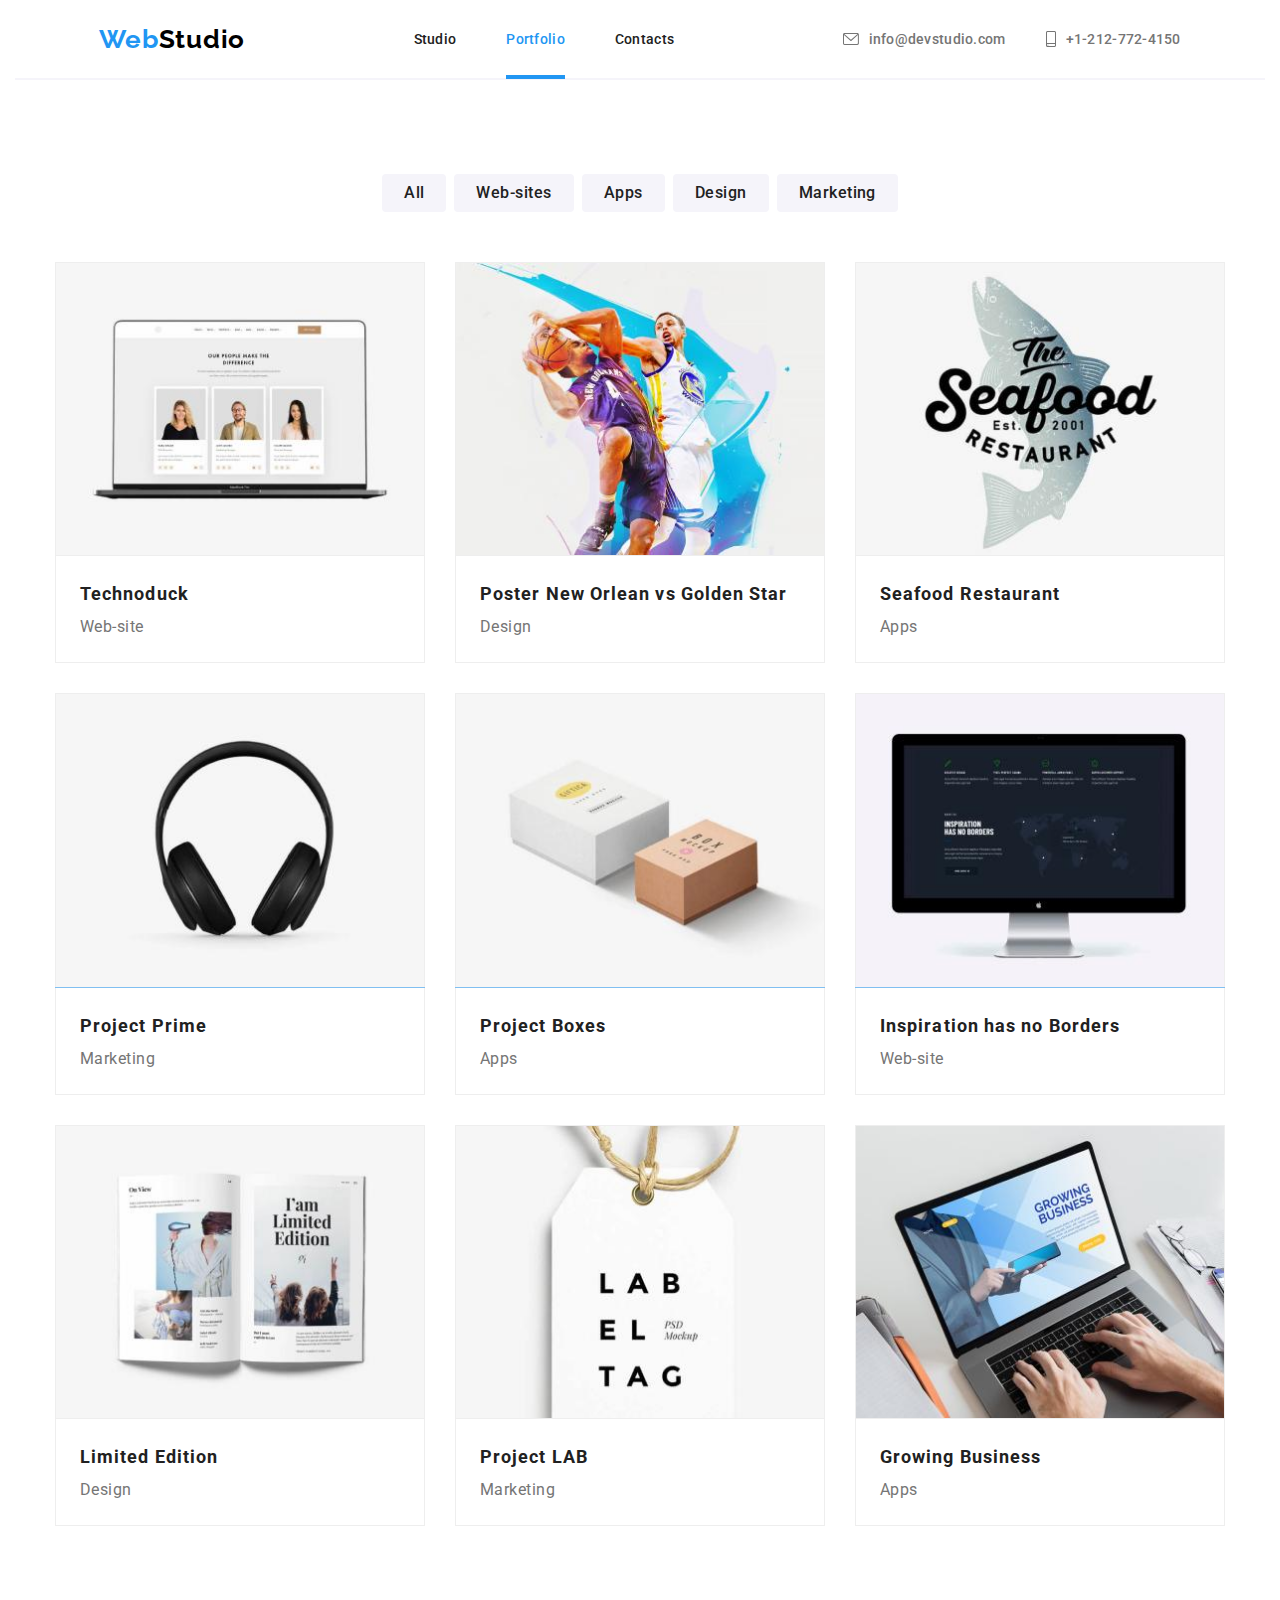
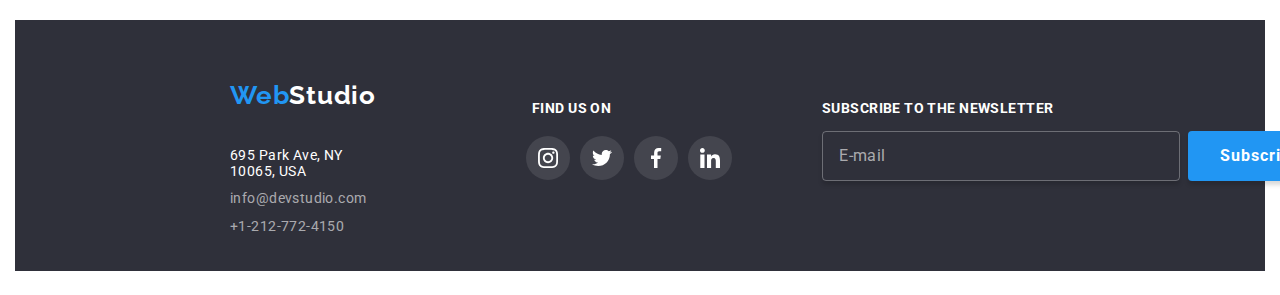
<file: portfolio.html>
<!DOCTYPE html>
<html lang="en">
  <head>
    <meta charset="UTF-8" />
    <meta name="viewport" content="width=device-width, initial-scale=1.0" />
    <title>WebStudio</title>
    <link
      rel="stylesheet"
      href="https://cdnjs.cloudflare.com/ajax/libs/modern-normalize/1.0.0/modern-normalize.min.css"
    />
    <link rel="stylesheet" href="css/styles.css" />
    <link rel="preconnect" href="https://fonts.gstatic.com" crossorigin />
    <link
      href="https://fonts.googleapis.com/css2?family=Raleway:wght@700&family=Roboto:wght@400;500;700;900&display=swap"
      rel="stylesheet"
    />
  </head>
  <body>
    <div class="container">
      <header class="global-header">
        <a href="index.html" class="logo">
          <span class="logo-web">Web</span
          ><span class="logo-studio">Studio</span>
        </a>
        <nav class="main-navigation">
          <ul class="header-navigation">
            <li><a href="./index.html">Studio</a></li>
            <li><a href="./portfolio.html" id="current">Portfolio</a></li>
            <li><a href="./contacts.html">Contacts</a></li>
          </ul>
        </nav>

        <div class="contacts">
          <div class="email-contact">
            <svg class="icon-envelope">
              <use href="./images/icons.svg#icon-envelopesvg" />
            </svg>
            <a href="mailto:info@devstudio.com">info@devstudio.com</a>
          </div>
          <div class="phone-contact">
            <svg class="icon-smartphone">
              <use href="./images/icons.svg#icon-smartphonesvg" />
            </svg>
            <a href="tel:+1-212-772-4150">+1-212-772-4150</a>
          </div>
        </div>
      </header>

      <main>
        <section class="section">
          <ul class="buttons">
            <li><button type="button">All</button></li>
            <li><button type="button">Web-sites</button></li>
            <li><button type="button">Apps</button></li>
            <li><button type="button">Design</button></li>
            <li><button type="button">Marketing</button></li>
          </ul>

          <ul class="services-types">
            <li class="item">
              <div class="image-container">
                <img
                  src="./images/img-technoduck.jpg"
                  alt="web-site-technoduck"
                  width="370"
                  height="294"
                />
                <div class="overlay">
                  <p>
                    Technoduck is a state-of-the-art coronavirus distribution
                    platform. Companies use this platform for digital espionage
                    and attacks on competitors' secure servers.
                  </p>
                </div>
              </div>
              <div class="services-types-names">
                <h3>Technoduck</h3>
                <p>Web-site</p>
              </div>
            </li>
            <li class="item">
              <div class="image-container">
                <img
                  src="./images/img-poster.jpg"
                  alt="design-poster"
                  width="370"
                  height="294"
                />
                <div class="overlay">
                  <p>
                    Lorem ipsum, dolor sit amet consectetur adipisicing elit.
                    Deserunt distinctio ducimus recusandae commodi, similique
                    excepturi cumque. Recusandae reprehenderit voluptas commodi!
                  </p>
                </div>
              </div>
              <div class="services-types-names">
                <h3>Poster New Orlean vs Golden Star</h3>
                <p>Design</p>
              </div>
            </li>
            <li class="item">
              <div class="image-container">
                <img
                  src="./images/img-seafood.jpg"
                  alt="apps-seafood-restaurant"
                  width="370"
                  height="294"
                />
                <div class="overlay">
                  <p>
                    Lorem ipsum, dolor sit amet consectetur adipisicing elit.
                    Deserunt distinctio ducimus recusandae commodi, similique
                    excepturi cumque. Recusandae reprehenderit voluptas commodi!
                  </p>
                </div>
              </div>
              <div class="services-types-names">
                <h3>Seafood Restaurant</h3>
                <p>Apps</p>
              </div>
            </li>
            <li class="item">
              <div class="image-container">
                <img
                  src="./images/img-project-prime.jpg"
                  alt="marketing-project-prime"
                  width="370"
                  height="294"
                />
                <div class="overlay">
                  <p>
                    Lorem ipsum, dolor sit amet consectetur adipisicing elit.
                    Deserunt distinctio ducimus recusandae commodi, similique
                    excepturi cumque. Recusandae reprehenderit voluptas commodi!
                  </p>
                </div>
              </div>
              <div class="services-types-names">
                <h3>Project Prime</h3>
                <p>Marketing</p>
              </div>
            </li>
            <li class="item">
              <div class="image-container">
                <img
                  src="./images/img-project-boxes.jpg"
                  alt="apps-project-boxes"
                  width="370"
                  height="294"
                />
                <div class="overlay">
                  <p>
                    Lorem ipsum, dolor sit amet consectetur adipisicing elit.
                    Deserunt distinctio ducimus recusandae commodi, similique
                    excepturi cumque. Recusandae reprehenderit voluptas commodi!
                  </p>
                </div>
              </div>
              <div class="services-types-names">
                <h3>Project Boxes</h3>
                <p>Apps</p>
              </div>
            </li>
            <li class="item">
              <div class="image-container">
                <img
                  src="./images/img-inpiration.jpg"
                  alt="web-site-inspiration"
                  width="370"
                  height="294"
                />
                <div class="overlay">
                  <p>
                    Lorem ipsum, dolor sit amet consectetur adipisicing elit.
                    Deserunt distinctio ducimus recusandae commodi, similique
                    excepturi cumque. Recusandae reprehenderit voluptas commodi!
                  </p>
                </div>
              </div>
              <div class="services-types-names">
                <h3>Inspiration has no Borders</h3>
                <p>Web-site</p>
              </div>
            </li>
            <li class="item">
              <div class="image-container">
                <img
                  src="./images/img-limited-edition.jpg"
                  alt="design-limited-edition"
                  width="370"
                  height="294"
                />
                <div class="overlay">
                  <p>
                    Lorem ipsum, dolor sit amet consectetur adipisicing elit.
                    Deserunt distinctio ducimus recusandae commodi, similique
                    excepturi cumque. Recusandae reprehenderit voluptas commodi!
                  </p>
                </div>
              </div>
              <div class="services-types-names">
                <h3>Limited Edition</h3>
                <p>Design</p>
              </div>
            </li>
            <li class="item">
              <div class="image-container">
                <img
                  src="./images/img-project-lab.jpg"
                  alt="marketing-project-lab"
                  width="370"
                  height="294"
                />
                <div class="overlay">
                  <p>
                    Lorem ipsum, dolor sit amet consectetur adipisicing elit.
                    Deserunt distinctio ducimus recusandae commodi, similique
                    excepturi cumque. Recusandae reprehenderit voluptas commodi!
                  </p>
                </div>
              </div>
              <div class="services-types-names">
                <h3>Project LAB</h3>
                <p>Marketing</p>
              </div>
            </li>
            <li class="item">
              <div class="image-container">
                <img
                  src="./images/img-growing-business.jpg"
                  alt="apps-growing-business"
                  width="370"
                  height="294"
                />
                <div class="overlay">
                  <p>
                    Lorem ipsum, dolor sit amet consectetur adipisicing elit.
                    Deserunt distinctio ducimus recusandae commodi, similique
                    excepturi cumque. Recusandae reprehenderit voluptas commodi!
                  </p>
                </div>
              </div>
              <div class="services-types-names">
                <h3>Growing Business</h3>
                <p>Apps</p>
              </div>
            </li>
          </ul>
        </section>
      </main>

      <footer class="global-footer">
        <div class="footer-parent">
          <div class="footer-logo-and-address">
            <div class="footer-logo-container">
              <a href="index.html" class="footer-logo"
                ><span class="footer-logo-web">Web</span
                ><span class="footer-logo-studio">Studio</span></a
              >
            </div>
            <br />
            <br />
            <address class="address">
              <p class="phisical-address">695 Park Ave, NY 10065, USA</p>
              <p class="footer-contact">info@devstudio.com</p>
              <p class="footer-contact">+1-212-772-4150</p>
            </address>
          </div>
          <div class="footer-social-links">
            <h4>FIND US ON</h4>
            <ul class="list-of-social-links">
              <li class="item-list-footer-link">
                <a class="footer-icons">
                  <svg>
                    <use href="./images/icons.svg#icon-instagram-2" />
                  </svg>
                </a>
              </li>
              <li class="item-list-footer-link">
                <a class="footer-icons">
                  <svg>
                    <use href="./images/icons.svg#icon-twitter" />
                  </svg>
                </a>
              </li>
              <li class="item-list-footer-link">
                <a class="footer-icons">
                  <svg>
                    <use href="./images/icons.svg#icon-facebook" />
                  </svg>
                </a>
              </li>
              <li class="item-list-footer-link">
                <a class="footer-icons">
                  <svg>
                    <use href="./images/icons.svg#icon-linkedin" />
                  </svg>
                </a>
              </li>
            </ul>
          </div>
          <form class="subscribe-newsletter">
            <label class="form-label"> Subscribe to the newsletter</label>
            <div class="subscribe-container">
              <input
                type="email"
                name="email"
                class="input-email"
                placeholder="E-mail"
              />
              <button type="submit" class="subscribe-button">
                  <span>Subscribe</span>
                  <svg>
                    <use href="./images/icons.svg#icon-icon-send" />
                  </svg>
              </button>
            </div>
          </form>
        </div>
      </footer>
    </div>
  </body>
</html>
</file>
<file: css/styles.css>
:root {
    --default-background: #FFFFFF;
    --active-link: #2196F3;
    --footer-background: #2F303A;
    --title-color: #212121;
    --paragraph-color: #757575;
    --buttons-background: #F5F4FA;
    --default-color: #000;
    --social-icons-color: #AFB1B8;
    --transition: 250ms cubic-bezier(0.4, 0, 0.2, 1);
}

* {
    padding: 0;
    margin: 0;
}

body {
    font-family: Roboto, 'Courier New', Courier, monospace;
    background-color: var(--default-background);
    font-style: normal;
}

.section {
    padding-top: 94px;
    padding-bottom: 94px;
    width: auto;
}

.global-header {
    background-color: var(--default-background);
    height: 80px;
    display: flex;
    align-items: center;
    justify-content: space-around;
    border-bottom: 2px solid var(--buttons-background);
}

.logo {
    font-family: Raleway, 'Courier New', Courier, monospace;
    font-size: 26px;
    font-weight: 700;
    line-height: normal;
    letter-spacing: 0.78px;
    padding-top: 25px;
    padding-bottom: 25px;
}

.logo-web {
    color: var(--active-link);
}

.logo-studio {
    color: var(--default-color);
}

a {
    text-decoration: none;
}

ul {
    list-style-type: none;
}

#current {
 color: var(--active-link);
 border-bottom: 4px solid var(--active-link);
 padding-bottom: 28px;
}

.header-navigation {
    display: flex;
    gap: 50px;
    font-size: 14px;
    font-weight: 500;
    line-height: normal;
    letter-spacing: 0.28px;
    padding-top: 32px;
    padding-bottom: 32px;
}

.header-navigation a {
    color: var(--title-color);
    transition: color var(--transition);
}

.header-navigation a:hover,
.header-navigation a:focus,
.header-navigation a:active {
    color: var(--active-link);
}

.contacts {
    display: flex;
    gap: 40px;
    font-size: 14px;
    font-weight: 500;
    line-height: normal;
    letter-spacing: 0.28px;
}

.contacts a {
    color: var(--paragraph-color);
    transition: color var(--transition);
}

.contacts a:hover {
    color: var(--active-link);
}

.icon-envelope {
    width: 16px;
    height: 11.996px;
    flex-shrink: 0;
    margin-right: 10px;
    fill: var(--paragraph-color);
}

.email-contact {
display: flex;
align-items: center;
transition: color var(--transition), fill var(--transition);
}

.email-contact:hover svg,
.email-contact:focus svg,
.email-contact:hover a,
.email-contact:focus a
 {
    fill: var(--active-link);
    color: var(--active-link);
}

.icon-smartphone {
    width: 10px;
    height: 16px;
    flex-shrink: 0;
    fill: var(--paragraph-color);
    margin-right: 10px;
}

.phone-contact {
    display: flex;
    align-items: center;
    justify-content: center;
    transition: color var(--transition), fill var(--transition);
}

.phone-contact:hover svg,
.phone-contact:hover a {
    fill: var(--active-link);
    color: var(--active-link);
}

.request-service {
background-image: linear-gradient(rgba(47, 48, 58, 0.40), rgba(47, 48, 58, 0.40)), url(../images/background-section.jpg);
height: 600px;
flex-direction: column;
margin: 0px;
width: auto;
}

.main-title {
    color: var(--default-background);
    text-align: center;
    font-size: 44px;
    font-weight: 900;
    line-height: 1.36;
    /* 136.364% */
    letter-spacing: 2.64px;
    text-transform: uppercase;
    padding-top: 200px;
}

.request-button {
    color: var(--default-background);
    font-family: inherit;
    text-align: center;
    font-size: 16px;
    font-weight: 700;
    line-height: 1.87;
    /* 187.5% */
    letter-spacing: 0.96px;
    background-color: var(--active-link);
    cursor: pointer;
    padding: 10px 20px;
    margin-top: 30px;
    margin-left: 43%;
    margin-bottom: 200px;
    transition: background-color var(--transition);
}

.request-button:hover,
.request-button:focus {
    background-color: #188ceb;
}

.values-and-images {
    width: auto;
}

.company-values h3 {
    color: var(--title-color);
    width: 270px;
    height: 16px;
    font-size: 14px;
    font-weight: 700;
    line-height: normal;
    letter-spacing: 0.42px;
    text-transform: uppercase;
    padding-bottom: 10px;
}

.company-values {
    display: flex;
    justify-content: center;
    flex-wrap: wrap;
    gap: 30px;
    width: auto;
    margin-bottom: 94px;
}
.company-values p {
    font-size: 14px;
    line-height: 24px;
    /* 171.429% */
    letter-spacing: 0.42px;
    width: 270px;
    height: 75px;
    padding-top: 10px;
}

.company-values svg {
    width: 64px;
    height: 64px;
}

.icons-company-values {
    width: 270px;
    height: 120px;
    flex-shrink: 0;
    background: var(--buttons-background);
    padding: 25px 100px;
    border-radius: 4px;
    margin-bottom: 30px;
}

p {
color: var(--paragraph-color);
}

.sections-title {
    color: var(--title-color);
    text-align: center;
    font-size: 36px;
    font-weight: 700;
    line-height: normal;
    letter-spacing: 1.08px;
    padding-bottom: 50px;
}

.images-what-we-do {
    display: flex;
    justify-content: center;
    flex-wrap: wrap;
    gap: 30px;
    max-width: auto;
}

.image-and-description {
    position: relative;
    display: flex;
    justify-content: center;
    align-items: center;
}

.image-description {
    position: absolute;
    bottom: 0;
    left: 0;
    color: var(--default-background);
    text-align: center;
    font-size: 14px;
    font-weight: 700;
    line-height: normal;
    letter-spacing: 0.42px;
    background: rgba(47, 48, 58, 0.80);
    padding-top: 27px;
    padding-bottom: 27px;
    margin: auto;
    width: 370px;
    height: 70px;
    flex-shrink: 0;
}

.our-team {
    background: var(--buttons-background);
    width: auto;
}

.img-our-team {
    display: block;
    max-width: auto; 
    height: auto;
}


.our-team-content {
    display: flex;
    flex-wrap: wrap;
    justify-content: center;
    gap: 30px;
    margin-right: 0px;
    padding-right: 0px;
}

.item-our-team {
    width: 270px;
    margin-right: 0px;
    padding-right: 0px;
    box-shadow: 0px 2px 1px 0px rgba(0, 0, 0, 0.20), 0px 1px 1px 0px rgba(0, 0, 0, 0.14), 0px 1px 3px 0px rgba(0, 0, 0, 0.12);
}

.names-our-team {
    width: 270px;
    background-color: var(--default-background);
}

.our-team h3 {
    color: var(--title-color);
    text-align: center;
    font-size: 16px;
    font-weight: 500;
    line-height: normal;
    letter-spacing: 0.48px;
    padding-top: 30px;
    padding-bottom: 10px;
}

.our-team p {
    text-align: center;
    font-size: 16px;
    font-weight: 400;
    line-height: normal;
    letter-spacing: 0.48px;
    padding-bottom: 16px;
}

.our-team-icons {
    display: flex;
    justify-content: center;
    background-color: var(--default-background);
    padding-bottom: 30px;
    border-radius: 0px 0px 4px 4px;
    width: 270px;
}

.our-team-icon {
    width: 44px;
    height: 44px;
    flex-shrink: 0;
    fill: var(--social-icons-color);
    display: flex;
    align-items: center;
    justify-content: center;
    transition: background-color var(--transition), border-radius var(--transition), fill var(--transition);
}

.our-team-icon svg {
    width: 20px;
    height: 20px;
    flex-shrink: 0;
}

.our-team-icon:hover,
.our-team-icon:focus
 {
    background-color: var(--active-link);
    border-radius: 50px;
    fill: var(--default-background);
}

.regular-customers-container h2 {
    color: var(--title-color);
    text-align: center;
    font-size: 36px;
    font-weight: 700;
    line-height: normal;
    letter-spacing: 1.08px;
    margin-bottom: 50px;
}

.list-of-links {
    display: flex;
    justify-content: center;
    margin-top: 10px;
    flex-wrap: wrap;
}

.list-of-links li {
    width: 170px;
    height: 92px;
    flex-shrink: 0;
    border-radius: 4px;
    border: 1px solid #AFB1B8;
    padding: 16px 32px;
    margin-right: 30px;
    fill: var(--social-icons-color);
    transition: border var(--transition), fill var(--transition);
}

.item-list-of-links svg {
    width: 106px;
    height: 60px;
    flex-shrink: 0;
}

.list-of-links li:hover,
.list-of-links li:focus
 {
    border: 1px solid var(--active-link);
    fill: var(--active-link);
}

.global-footer {
    background-color: var(--footer-background);
    height: 251px;
    padding-top: 60px;
    padding-left: 215px;
    gap: 28px;
}


.footer-logo {
    font-family: Raleway;
    font-size: 26px;
    font-weight: 700;
    line-height: normal;
    letter-spacing: 0.78px;
}

.footer-logo-web {
    color: var(--active-link);
}

.footer-logo-studio {
    color: var(--default-background);
}

.address {
    padding-bottom: 48px;
}

.phisical-address {
    color: var(--default-background);
    font-size: 14px;
    font-style: normal;
    line-height: normal;
    letter-spacing: 0.42px;
    padding-bottom: 12px;
}

.footer-contact {
    color: rgba(255, 255, 255, 0.60);
    font-size: 14px;
    font-style: normal;
    line-height: 1.14;
    /* 114.286% */
    letter-spacing: 0.42px;
    padding-bottom: 12px;
    transition: color var(--transition);
}

.global-footer .footer-contact:hover,
.global-footer .footer-contact:focus {
    color: var(--active-link);
} 

.footer-parent {
    display: flex;
}

.footer-social-links {
    display: flex;
    flex-direction: column;
    padding-top: 20px;
}

.list-of-social-links {
    display: flex;
    justify-content: center;
    margin-left: 150px;
}

.footer-social-links h4 {
    margin-left: 156px;
    margin-bottom: 20px;
    color: var(--default-background);
    font-size: 14px;
    font-weight: 700;
    line-height: normal;
    letter-spacing: 0.42px;

}

.item-list-footer-link {
    width: 44px;
    height: 44px;
    flex-shrink: 0;
    background-color: rgba(255, 255, 255, 0.10);
    border-radius: 50px;
    display: flex;
    justify-content: space-around;
    padding: 12px;
    margin-right: 10px;
    transition: background var(--transition);
}

.item-list-footer-link:hover,
.item-list-footer-link:focus
 {
    background: var(--active-link);
}

.footer-icons svg {
    width: 20px;
    height: 20px;
    flex-shrink: 0;
    fill: var(--default-background);
}

.subscribe-newsletter {
    padding-top: 20px;
    padding-left: 80px;
    display: flex;
    flex-direction: column;
    gap: 15px;
}

.form-label {
    color: var(--default-background);
    font-size: 14px;
    font-weight: 700;
    line-height: normal;
    letter-spacing: 0.42px;
    text-transform: uppercase;
    display: flex;
    flex-direction: column;
}

.input-email {
    width: 358px;
    height: 50px;
    flex-shrink: 0;
    border-radius: 4px;
    border: 1px solid rgba(255, 255, 255, 0.30);
    background: rgba(33, 150, 243, 0.00);
    box-shadow: 0px 4px 4px 0px rgba(0, 0, 0, 0.15);
    padding-left: 16px;
    color: var(--default-background);
    margin-right: 8px;
    transition: border var(--transition);
}

.input-email:hover,
.input-email:focus {
    outline: none;
    border: 1px solid var(--active-link);
}

.input-email::placeholder {
    display: flex;
    width: 47px;
    height: 20px;
    flex-direction: column;
    justify-content: center;
    flex-shrink: 0;
    color: rgba(255, 255, 255, 0.60);
    font-size: 16px;
    font-weight: 400;
    line-height: 20px;
    /* 125% */
    letter-spacing: 0.48px;
}

.subscribe-button {
    width: 200px;
    height: 50px;
    flex-shrink: 0;
    border-radius: 4px;
    background: #2196F3;
    box-shadow: 0px 4px 4px 0px rgba(0, 0, 0, 0.15);
    color: var(--default-background);
    font-size: 16px;
    font-weight: 700;
    line-height: 30px; /* 187.5% */
    letter-spacing: 0.96px;
    display: flex;
    justify-content: space-evenly;
    align-items: center;
    cursor: pointer;
    border: none;
}

.subscribe-newsletter svg {
    width: 24px;
    height: 24px;
    flex-shrink: 0;
}

.subscribe-container {
    display: flex;
    align-items: center;
}

/* Page portofolio */

.buttons button {
    cursor: pointer;
    background-color: var(--buttons-background);
    color: var(--title-color);
    text-align: center;
    font-family: inherit;
    font-size: 16px;
    font-weight: 500;
    line-height: 1.62;
    /* 162.5% */
    letter-spacing: 0.48px;
    border: 0;
    padding: 6px 22px;
    border-radius: 4px;
    transition: background-color var(--transition), color var(--transition), border var(--transition), box-shadow var(--transition);
}

.buttons {
    display: flex;
    justify-content: center;
    gap: 8px;
    margin-bottom: 50px;
}

.buttons button:hover,
.buttons button:focus,
.buttons button:active {
    background-color: var(--active-link);
    color: var(--default-background);
    border: 0;
    box-shadow: 0px 2px 2px 0px rgba(0, 0, 0, 0.12), 0px 1px 2px 0px rgba(0, 0, 0, 0.08), 0px 3px 1px 0px rgba(0, 0, 0, 0.10);
}

.services-types h3 {
    color: var(--title-color);
    font-size: 18px;
    font-weight: 700;
    line-height: 2;
    /* 200% */
    letter-spacing: 1.08px;
}

.services-types p {
    font-size: 16px;
    line-height: 1.87;
    letter-spacing: 0.48px;
}

.services-types {
    display: flex;
    flex-wrap: wrap;
    justify-content: center;
    gap: 30px;
}

.item {
    background: var(--default-background); 
    width: 370px;
    flex-shrink: 0;
    transition: box-shadow var(--transition);
}

.item:hover {
    box-shadow: 1px 4px 6px 0px rgba(0, 0, 0, 0.16), 0px 4px 4px 0px rgba(0, 0, 0, 0.06), 0px 1px 1px 0px rgba(0, 0, 0, 0.12);
}

.image-container {
    position: relative;
    overflow: hidden;
}

.overlay {
    position: absolute;
    top: 0;
    left: 0;
    width: 100%;
    height: 100%;
    background: rgba(33, 150, 243, 0.90);
    
    transform: translatey(100%);
    transition: transform var(--transition);
}

.overlay p {
    color: var(--default-background);
    font-size: 18px;
    font-weight: 400;
    line-height: 28px;
    /* 155.556% */
    letter-spacing: 0.54px;
    padding: 63px 24px 91px;
}

.item:hover .overlay {
    transform: translatey(0);
}

.item img {
    display: block;
    max-width: 100%;
    height: auto;
    border: 1px solid #EEE;
}

.services-types-names {
    border: 1px solid #EEE;
    border-top: 0;
    width: 370px;
    padding: 20px 24px;
}

.container {
    padding: 0px 15px;
}

/* Book service modal  */

.modal {
    position: fixed;
    width: 100vw;
    height: 100vh;
    top: 0;
    left: 0;
    display: flex;
    justify-content: center;
    align-items: center;
    background: rgba(0, 0, 0, 0.20); 
}

.modal-content {
    background-color: var(--default-background);
    width: 528px;
    height: 581px;
    flex-shrink: 0;
    border-radius: 4px;
    background: var(--default-background);
    box-shadow: 0px 2px 1px 0px rgba(0, 0, 0, 0.20), 0px 1px 1px 0px rgba(0, 0, 0, 0.14), 0px 1px 3px 0px rgba(0, 0, 0, 0.12);
    position: relative;
}

.is-hidden {
   visibility: hidden;
   opacity: 0;
   pointer-events: none;
}

.close-btn {
    position: absolute;
    display: flex;
    justify-content: center;
    align-items: center;
    width: 30px;
    height: 30px;
    flex-shrink: 0;
    background-color: var(--default-background);
    border-radius: 50px;
    border: 1px solid rgba(0, 0, 0, 0.10);
    top: 1%;
    right: 1%;
    cursor: pointer;
    
}

.close-btn svg {
    position: absolute;
    width: 18px;
    height: 18px;
    flex-shrink: 0;
    transition: fill var(--transition);
}

.close-btn:hover svg {
    fill: var(--active-link);
}

.close-btn:focus svg {
    fill: var(--active-link);
}

@keyframes OpenModal {
    from {
        opacity: 0;
    }
    to {
        opacity: 1;
    }
}

.modal-content {
    animation-name: OpenModal;
    animation-duration: 2s;
    animation-delay: 0.5s;
    
}

.is-hidden {
    animation-name: OpenModal;
    animation-duration: 2s;
    animation-delay: 0.5s; 
}

.form-section {
    padding: 40px 40px 20px 40px;
}

.form-section p {
    width: 448px;
    color: var(--title-color);
    text-align: center;
    font-size: 20px;
    font-weight: 700;
    line-height: normal;
    letter-spacing: 0.6px;
    margin-bottom: 10px;
}

.form-label-contact {
    color: var(--paragraph-color);
    font-size: 12px;
    font-weight: 400;
    line-height: normal;
    letter-spacing: 0.12px;
}

.input-container {
    display: flex;
    flex-direction: column;
    gap: 4px;
    position: relative;
    margin-bottom: 10px;
}

.textfield {
    width: 448px;
    height: 40px;
    flex-shrink: 0;
    border-radius: 4px;
    border: 1px solid rgba(33, 33, 33, 0.20);
    padding: 11px 12px 11px 42px;
    transition: border var(--transition);
}

.input-box {
    position: relative;
    background-color: var(--default-background);
}

.input-box svg {
    width: 18px;
    height: 18px;
    flex-shrink: 0;
    position: absolute;
    top: calc(50% - 9px);
    left: 12px;
    fill: var(--title-color);
    transition: fill var(--transition);
}

.textfield:focus,
textarea:focus {
    outline: none;
    border: 1px solid #2196F3;
}

.textfield:hover,
.textarea:hover {
    outline: none;
    border: 1px solid #2196F3;
}

.textfield:focus + svg {
    fill: var(--active-link);
}

.textfield:hover+ svg {
    fill: var(--active-link);
}

.textarea {
    height: 120px;
    padding: 12px 16px;
    border-radius: 4px;
    border: 1px solid rgba(33, 33, 33, 0.20);
    transition: border var(--transition);
}

.textarea::placeholder {
    color: rgba(117, 117, 117, 0.50);
    font-size: 12px;
    font-weight: 400;
    line-height: normal;
    letter-spacing: 0.12px;
}

.terms-and-conditions-container {
    position: relative;
    display: flex;
    flex-direction: row;
    gap: 8px;
    cursor: pointer;
}

.terms-and-conditions-label svg {
    width: 13px;
    height: 13px;
    position: absolute;
    top: calc(50% - 7.5px);
    left: 0;
}

.terms-and-conditions-label span {
    width: 396px;
    height: 24px;
    flex-shrink: 0;
    color: var(--paragraph-color);
    font-size: 14px;
    font-weight: 400;
    line-height: 24px; /* 171.429% */
    letter-spacing: 0.42px;
}

.terms-and-conditions-label a {
    text-decoration-line: underline;
    color: var(--active-link);
}

.terms-and-conditions-check:checked + label > svg {
    display: none;
}

.input-send {
    width: 200px;
    height: 50px;
    flex-shrink: 0;
    border-radius: 4px;
    background: #2196F3;
    box-shadow: 0px 4px 4px 0px rgba(0, 0, 0, 0.15);
    cursor: pointer;
    color: var(--default-background);
    text-align: center;
    font-size: 16px;
    font-weight: 700;
    line-height: 30px; /* 187.5% */
    letter-spacing: 0.96px;
    border: none;
    
}

.terms-and-button-container {
    display: flex;
    flex-direction: column;
    gap: 30px;
    justify-content: center;
    align-items: center;
}
</file>
